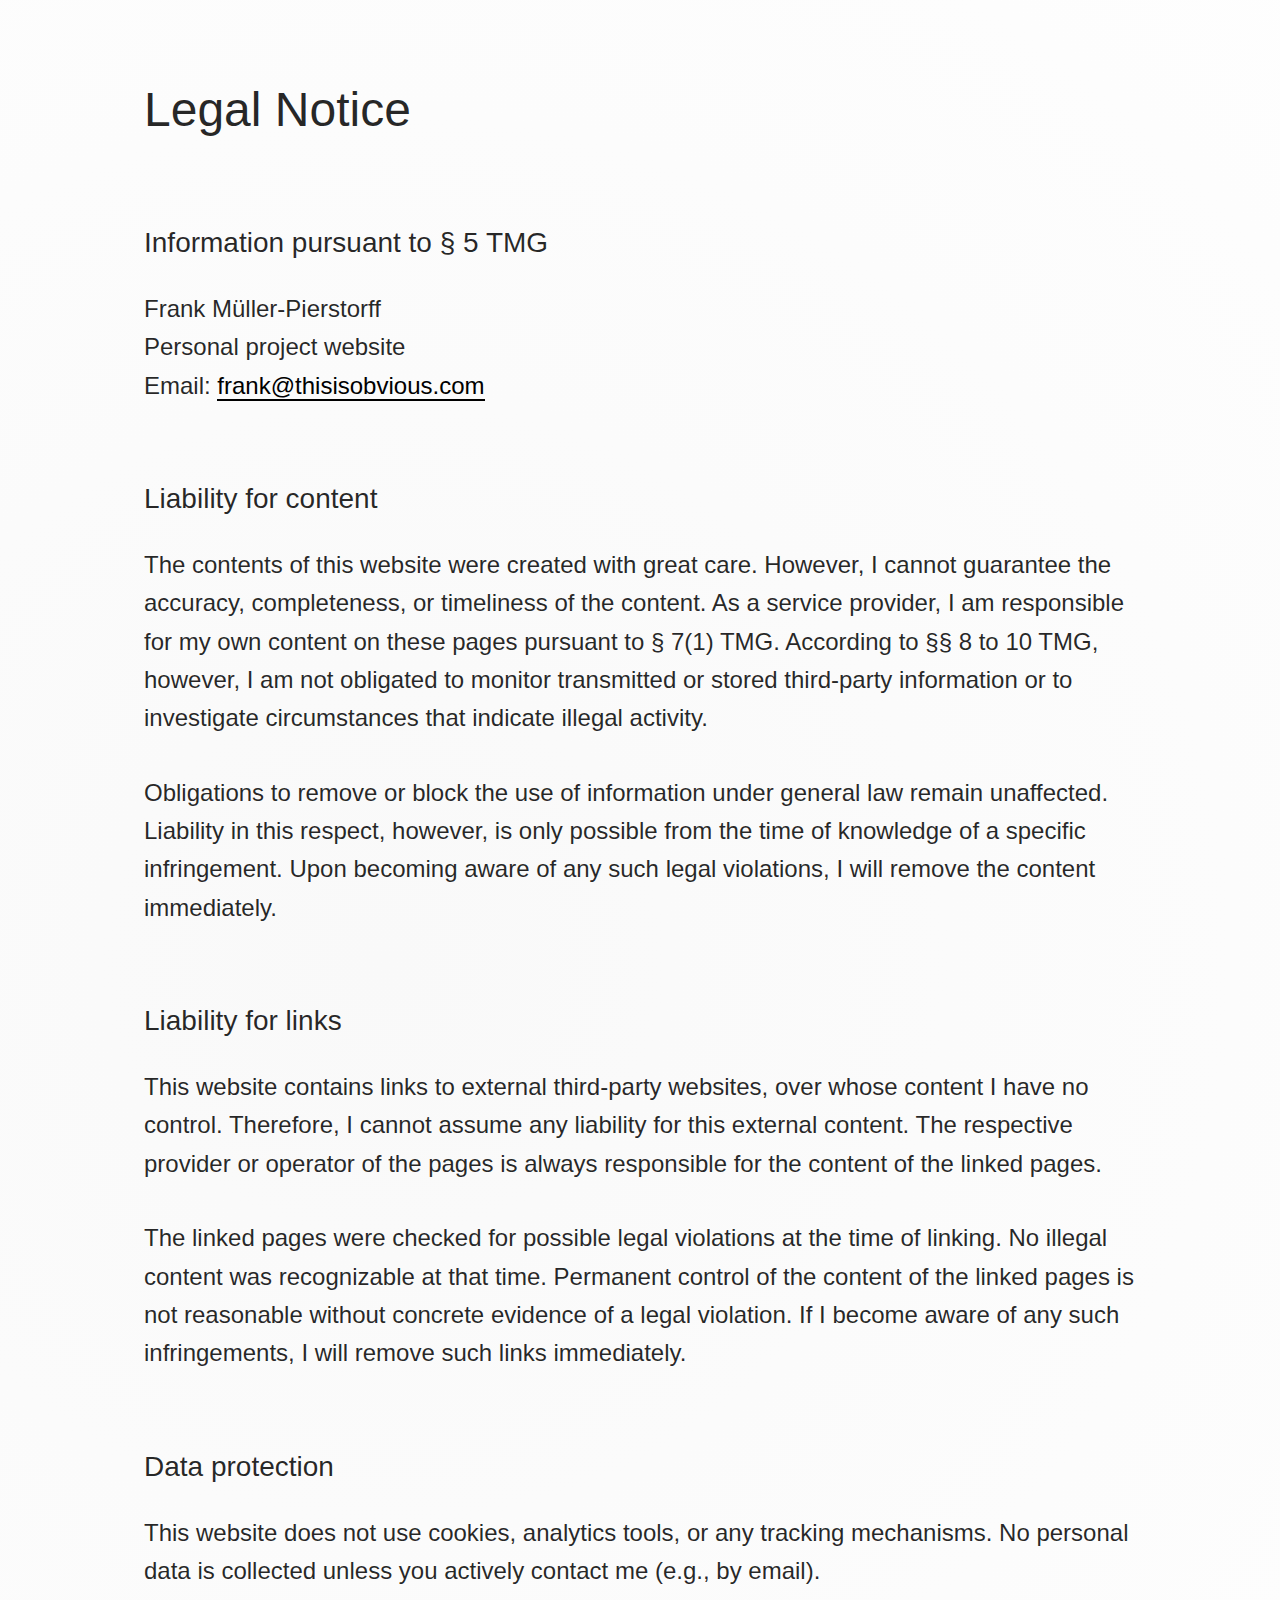
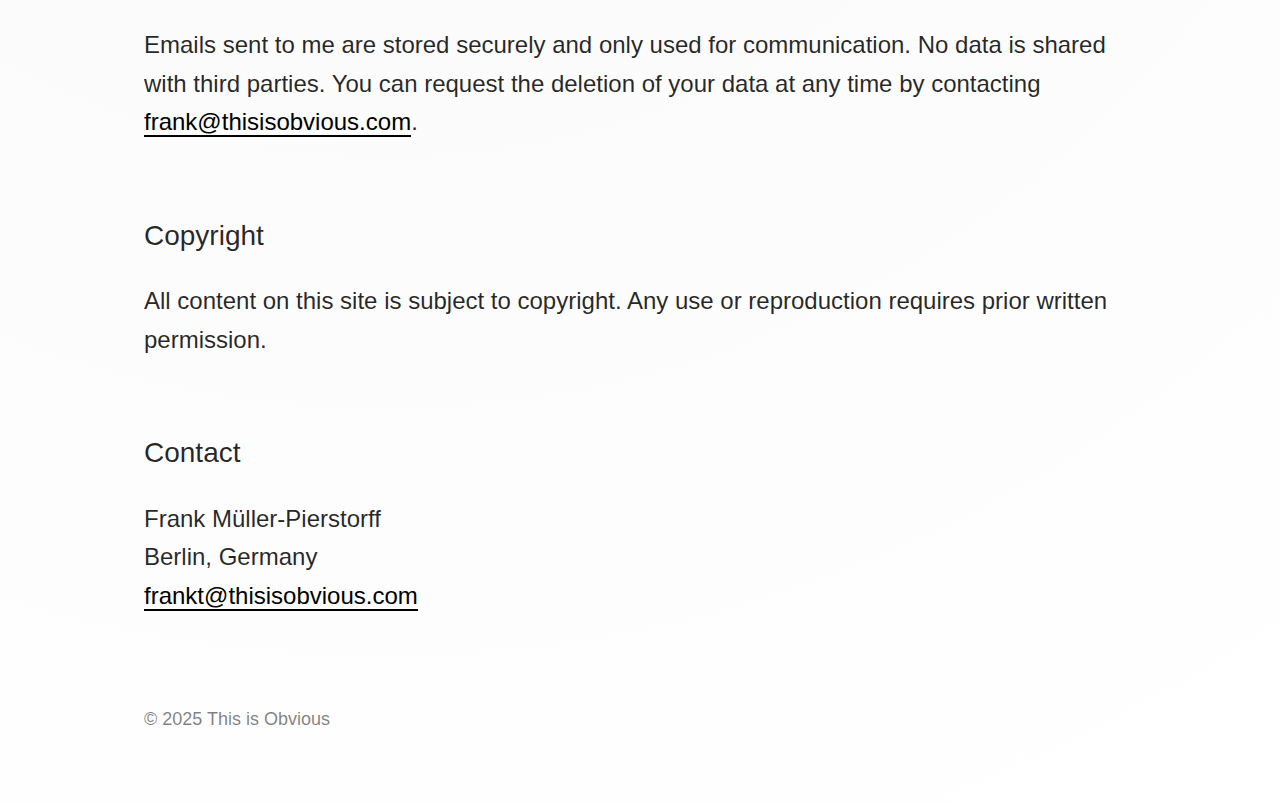
<file: legal.html>
<!DOCTYPE html>
<html lang="en">
<head>
  <meta charset="UTF-8" />
  <meta name="viewport" content="width=device-width, initial-scale=1.0"/>
  <title>Legal — This is Obvious.</title>

  <!-- Satoshi Font (Fontshare) -->
  <link rel="stylesheet" href="https://api.fontshare.com/v2/css?f[]=satoshi@300,400,500,700&display=swap">

  <style>
    html, body {
      margin: 0;
      padding: 0;
      font-family: 'Satoshi', sans-serif;
      font-weight: 400;
      background: radial-gradient(circle at 30% 40%, #f9f9f9, #ffffff);
      color: rgba(0, 0, 0, 0.85);
      font-size: clamp(16px, 2vw, 24px);
      line-height: 1.6;
      text-align: left;
      overflow-x: hidden;
    }

    body {
      padding: 40px 20px;
      box-sizing: border-box;
    }

    .container {
      max-width: 80%;
      margin: 0 auto;
    }

    h1 {
      font-size: clamp(32px, 6vw, 48px);
      font-weight: 500;
      margin-bottom: 2rem;
    }

    h2 {
      font-size: clamp(20px, 3vw, 28px);
      font-weight: 500;
      margin-top: 3rem;
      margin-bottom: 1rem;
    }

    p {
      margin: 0 0 1.5rem 0;
    }

    a, a:active, a:visited {
      color: #000;
      text-decoration: none;
      border-bottom: 2px solid #000;
    }

    a:hover {
      border-bottom: none;
    }

    h5 {
      font-size: clamp(14px, 1.5vw, 18px);
      font-weight: 400;
      margin-top: 10vh;
      color: rgba(0, 0, 0, 0.5);
    }
  </style>
</head>

<body>
  <div class="container">
    <h1>Legal Notice</h1>

    <h2>Information pursuant to § 5 TMG</h2>
    <p>
      Frank Müller-Pierstorff<br>
      Personal project website<br>
      Email: <a href="mailto:frank@thisisobvious.com">frank@thisisobvious.com</a>
    </p>

    <h2>Liability for content</h2>
    <p>
      The contents of this website were created with great care. However, I cannot guarantee the accuracy, completeness, or timeliness of the content. As a service provider, I am responsible for my own content on these pages pursuant to § 7(1) TMG. According to §§ 8 to 10 TMG, however, I am not obligated to monitor transmitted or stored third-party information or to investigate circumstances that indicate illegal activity.
    </p>
    <p>
      Obligations to remove or block the use of information under general law remain unaffected. Liability in this respect, however, is only possible from the time of knowledge of a specific infringement. Upon becoming aware of any such legal violations, I will remove the content immediately.
    </p>

    <h2>Liability for links</h2>
    <p>
      This website contains links to external third-party websites, over whose content I have no control. Therefore, I cannot assume any liability for this external content. The respective provider or operator of the pages is always responsible for the content of the linked pages.
    </p>
    <p>
      The linked pages were checked for possible legal violations at the time of linking. No illegal content was recognizable at that time. Permanent control of the content of the linked pages is not reasonable without concrete evidence of a legal violation. If I become aware of any such infringements, I will remove such links immediately.
    </p>

    <h2>Data protection</h2>
    <p>
      This website does not use cookies, analytics tools, or any tracking mechanisms. No personal data is collected unless you actively contact me (e.g., by email).
    </p>
    <p>
      Emails sent to me are stored securely and only used for communication. No data is shared with third parties. You can request the deletion of your data at any time by contacting <a href="mailto:frank@thisisobvious.com">frank@thisisobvious.com</a>.
    </p>

    <h2>Copyright</h2>
    <p>
      All content on this site is subject to copyright. Any use or reproduction requires prior written permission.
    </p>

    <h2>Contact</h2>
    <p>
      Frank Müller-Pierstorff<br>
      Berlin, Germany<br>
      <a href="mailto:frank@thisisobvious.com">frankt@thisisobvious.com</a>
    </p>

    <h5>© 2025 This is Obvious</h5>
  </div>
</body>
</html>
</file>
